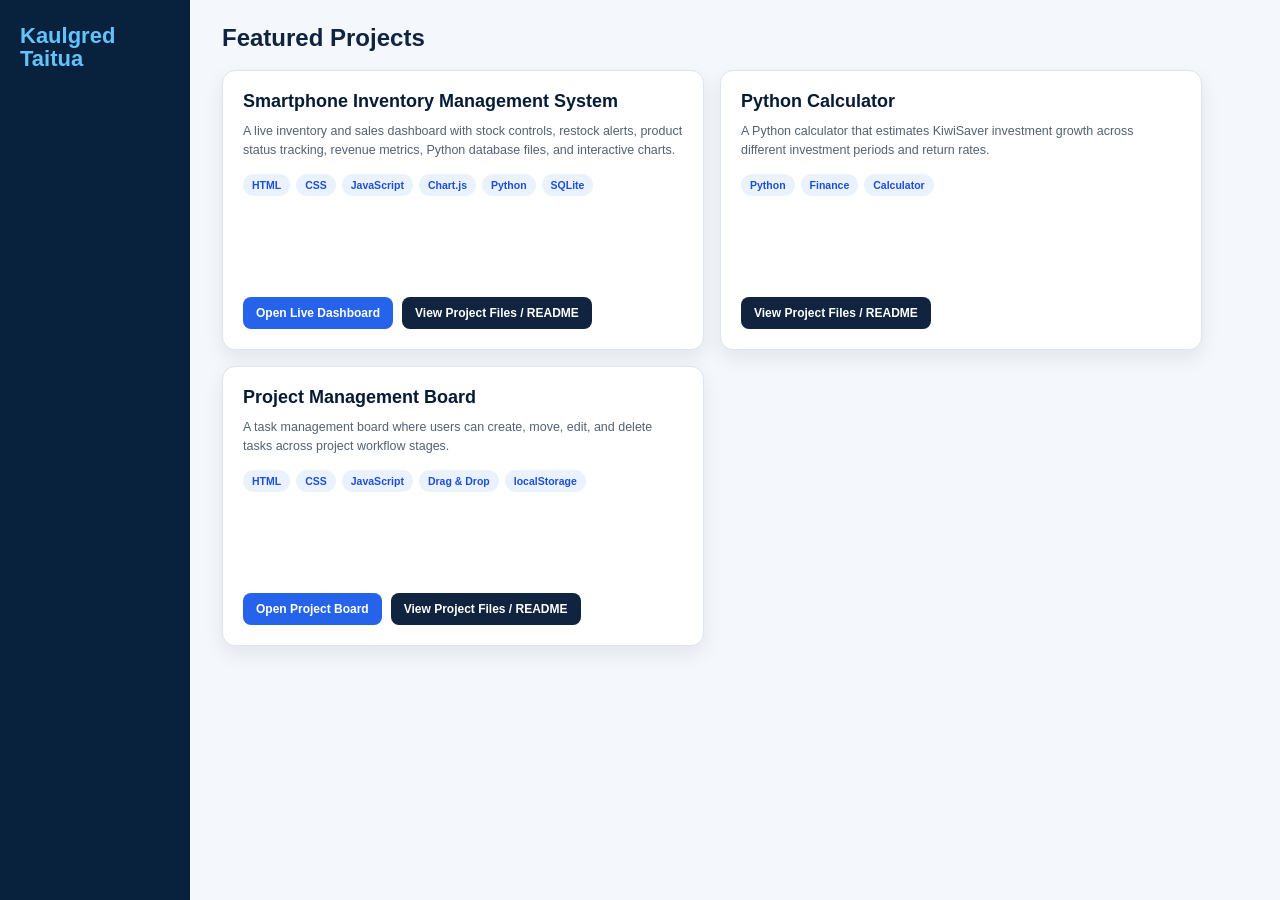
<file: index.html>
<!DOCTYPE html>
<html lang="en">
<head>
  <meta charset="UTF-8" />
  <meta name="viewport" content="width=device-width, initial-scale=1.0" />

  <title>Kaulgred Taitua Portfolio</title>

  <link rel="stylesheet" href="style.css" />
  <script src="script.js" defer></script>
</head>

<body>
  <div class="page">

    <aside class="sidebar">
    <h1>Kaulgred Taitua</h1>
</aside>

    <main class="main-content">
       
      <h2>Featured Projects</h2>
      <br>
      </section>

      <section class="projects-grid">

        <article class="project-card">
          <div class="project-content">
          
            <h3>Smartphone Inventory Management System</h3>

            <p>
              A live inventory and sales dashboard with stock controls,
              restock alerts, product status tracking, revenue metrics,
              Python database files, and interactive charts.
            </p>

            <div class="tags">
              <span>HTML</span>
              <span>CSS</span>
              <span>JavaScript</span>
              <span>Chart.js</span>
              <span>Python</span>
              <span>SQLite</span>
            </div>
          </div>

          <div class="button-row">
            <a href="smartphone-inventory-dashboard/" target="_blank" class="btn primary">
              Open Live Dashboard
            </a>

            <a href="https://github.com/K-Taitua/kaulgred-taitua-portfolio/tree/main/smartphone-inventory-dashboard" target="_blank" class="btn secondary">
              View Project Files / README
            </a>
          </div>
        </article>

        <article class="project-card">
          <div class="project-content">
          
            <h3>Python Calculator</h3>

            <p>
              A Python calculator that estimates KiwiSaver investment growth across different investment periods and return rates.
            </p>

            <div class="tags">
              <span>Python</span>
              <span>Finance</span>
              <span>Calculator</span>
            </div>
          </div>

          <div class="button-row">
            <a href="https://github.com/K-Taitua/kaulgred-taitua-portfolio/tree/main/kiwisaver-calculator" target="_blank" class="btn secondary">
              View Project Files / README
            </a>
          </div>
        </article>

        <article class="project-card">
          <div class="project-content">
          
            <h3>Project Management Board</h3>

            <p>
              A task management board where users can create,
              move, edit, and delete tasks across project workflow stages.
            </p>

            <div class="tags">
              <span>HTML</span>
              <span>CSS</span>
              <span>JavaScript</span>
              <span>Drag & Drop</span>
              <span>localStorage</span>
            </div>
          </div>

          <div class="button-row">
            <a href="project-management-board/" target="_blank" class="btn primary">
              Open Project Board
            </a>

            <a href="https://github.com/K-Taitua/kaulgred-taitua-portfolio/tree/main/project-management-board" target="_blank" class="btn secondary">
              View Project Files / README
            </a>
          </div>
        </article>

      </section>
    </main>

  </div>
</body>
</html>
</file>
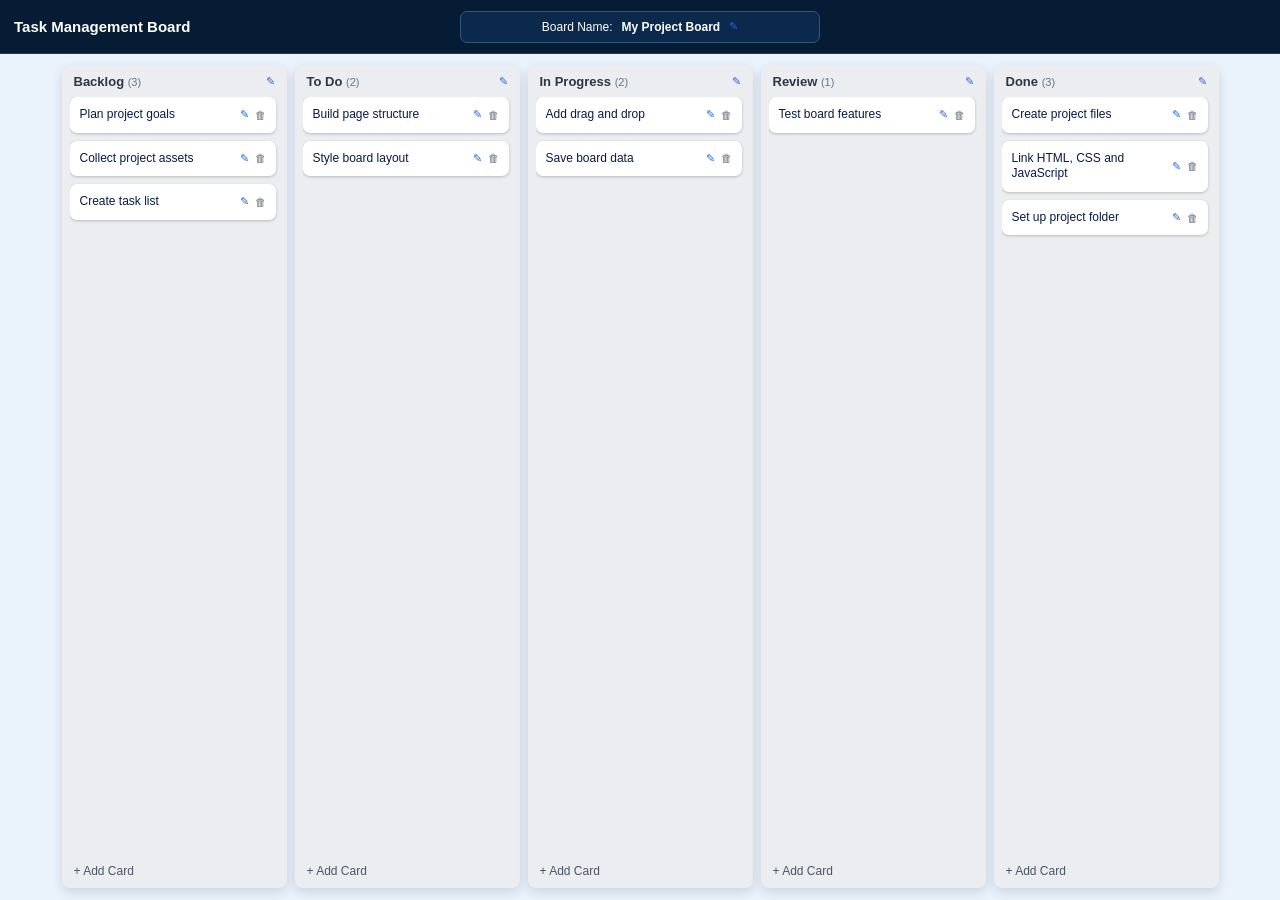
<file: project-management-board/index.html>
<!DOCTYPE html>
<html lang="en">
<head>
  <meta charset="UTF-8" />
  <meta name="viewport" content="width=device-width, initial-scale=1.0" />
  <title>Task Management Board</title>
  <link rel="stylesheet" href="css/style.css" />
  <script src="js/app.js" defer></script>
</head>

<body>
  <div class="app">
    <header class="top-panel">
      <h1>Task Management Board</h1>

      <div class="board-name-card">
        <span>Board Name:</span>
        <strong id="boardName">My Project Board</strong>
        <button id="editBoardName" class="edit-btn">✎</button>
      </div>

      <div></div>
    </header>

    <main id="board" class="board"></main>
  </div>
</body>
</html>
</file>
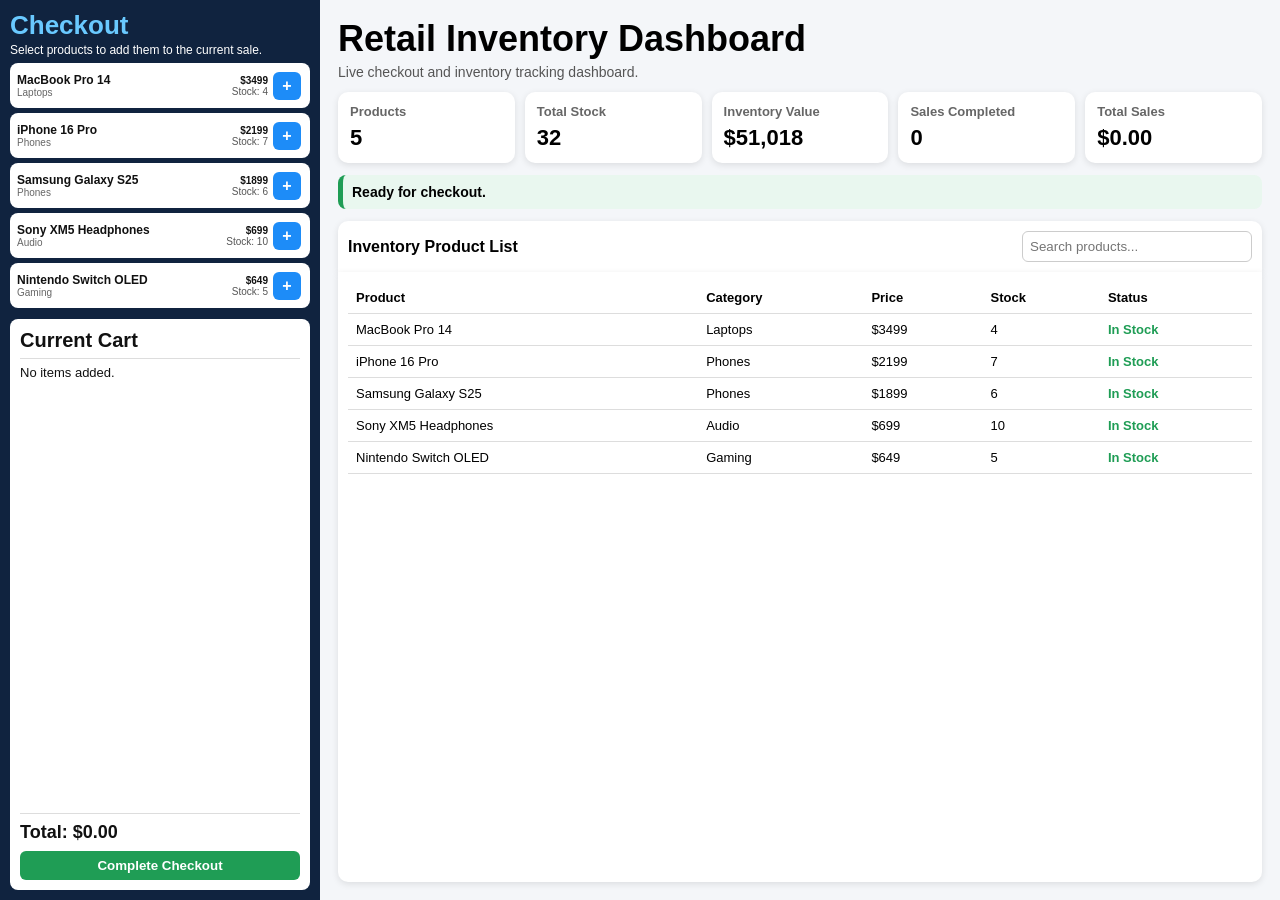
<file: retail-checkout-system/retail-dashboard.html>
<!DOCTYPE html>
<html lang="en">
<head>
<meta charset="UTF-8">
<title>Retail Inventory Dashboard</title>

<style>
*{box-sizing:border-box}

body{
    margin:0;
    font-family:Arial,sans-serif;
    background:#f4f6f9;
}

.container{
    display:flex;
    height:100vh;
    overflow:hidden;
}

/* LEFT CHECKOUT */

.checkout-panel{
    width:320px;
    height:100vh;
    background:#10233f;
    color:white;
    padding:10px;
    display:flex;
    flex-direction:column;
    overflow:hidden;
}

.checkout-panel h2{
    color:#69c9ff;
    margin:0 0 2px;
    font-size:26px;
}

.checkout-panel p{
    font-size:12px;
    margin:0 0 6px;
}

/* PRODUCT CARDS */

#productList{
    flex-shrink:0;
}

.product-row{
    background:white;
    color:#111;
    border-radius:8px;
    padding:4px 7px;
    margin-bottom:5px;
    height:45px;
    display:grid;
    grid-template-columns:1fr 58px 30px;
    gap:5px;
    align-items:center;
}

.product-name{
    font-weight:bold;
    font-size:12px;
    white-space:nowrap;
    overflow:hidden;
    text-overflow:ellipsis;
}

.product-category{
    color:#666;
    font-size:10px;
}

.product-info{
    text-align:right;
    font-size:10px;
    line-height:1.1;
}

.product-price{
    font-weight:bold;
}

.product-stock{
    color:#555;
}

.product-row button{
    width:28px;
    height:28px;
    padding:0;
    font-size:16px;
}

/* CURRENT CART */

.cart-box{
    background:white;
    color:#111;
    border-radius:8px;
    padding:10px;
    margin-top:6px;
    flex:1;
    min-height:0;
    display:flex;
    flex-direction:column;
    overflow:hidden;
}

.cart-box h3{
    margin:0 0 6px;
    font-size:20px;
}

#cartItems{
    flex:1;
    min-height:0;
    overflow-y:auto;
    padding-right:5px;
    border-top:1px solid #ddd;
    border-bottom:1px solid #ddd;
}

.cart-item{
    padding:5px 0;
    border-bottom:1px solid #eee;
}

.cart-product-name{
    font-weight:bold;
    font-size:13px;
    color:#111;
}

.cart-product-detail{
    font-size:12px;
    color:#111;
    margin-top:2px;
}

.cart-empty{
    font-size:13px;
    padding:6px 0;
}

.cart-total{
    margin:8px 0;
    font-size:18px;
    font-weight:bold;
    flex-shrink:0;
}

.checkout-button{
    width:100%;
    background:#1f9d55;
    flex-shrink:0;
}

/* RIGHT DASHBOARD */

.main{
    flex:1;
    padding:18px;
    overflow:hidden;
    display:flex;
    flex-direction:column;
}

.main h1{
    margin:0 0 4px;
    font-size:36px;
}

.note{
    color:#555;
    margin:0 0 12px;
    font-size:14px;
}

.cards{
    display:grid;
    grid-template-columns:repeat(5,1fr);
    gap:10px;
    margin-bottom:12px;
}

.card{
    background:white;
    padding:12px;
    border-radius:10px;
    box-shadow:0 2px 7px rgba(0,0,0,0.1);
}

.card h3{
    margin:0;
    color:#666;
    font-size:13px;
}

.card p{
    margin:6px 0 0;
    font-size:22px;
    font-weight:bold;
}

.message-box{
    background:#e9f7ef;
    border-left:5px solid #1f9d55;
    padding:9px;
    border-radius:8px;
    margin-bottom:12px;
    font-weight:bold;
    font-size:14px;
}

.inventory-section{
    flex:1;
    display:flex;
    flex-direction:column;
    min-height:0;
}

.toolbar{
    background:white;
    padding:10px;
    border-radius:10px 10px 0 0;
    display:flex;
    justify-content:space-between;
    align-items:center;
    box-shadow:0 2px 7px rgba(0,0,0,0.1);
}

.search-box{
    padding:7px;
    width:230px;
    border:1px solid #ccc;
    border-radius:6px;
}

.table-panel{
    background:white;
    padding:10px;
    border-radius:0 0 10px 10px;
    box-shadow:0 2px 7px rgba(0,0,0,0.1);
    flex:1;
    overflow:auto;
}

table{
    width:100%;
    border-collapse:collapse;
}

th,td{
    padding:8px;
    border-bottom:1px solid #ddd;
    text-align:left;
    font-size:13px;
}

.low{color:#d9534f;font-weight:bold}
.ok{color:#1f9d55;font-weight:bold}
.out{color:#777;font-weight:bold}

button{
    background:#1d8cf8;
    color:white;
    border:none;
    padding:7px 10px;
    border-radius:6px;
    cursor:pointer;
    font-weight:bold;
}
</style>
</head>

<body>

<div class="container">

    <div class="checkout-panel">
        <h2>Checkout</h2>
        <p>Select products to add them to the current sale.</p>

        <div id="productList"></div>

        <div class="cart-box">
            <h3>Current Cart</h3>
            <div id="cartItems">
                <div class="cart-empty">No items added.</div>
            </div>
            <div class="cart-total">Total: $<span id="cartTotal">0.00</span></div>
            <button class="checkout-button" onclick="completeCheckout()">Complete Checkout</button>
        </div>
    </div>

    <div class="main">
        <h1>Retail Inventory Dashboard</h1>
        <p class="note">Live checkout and inventory tracking dashboard.</p>

        <div class="cards">
            <div class="card"><h3>Products</h3><p id="totalProducts">0</p></div>
            <div class="card"><h3>Total Stock</h3><p id="totalStock">0</p></div>
            <div class="card"><h3>Inventory Value</h3><p>$<span id="inventoryValue">0</span></p></div>
            <div class="card"><h3>Sales Completed</h3><p id="salesCompleted">0</p></div>
            <div class="card"><h3>Total Sales</h3><p>$<span id="totalSales">0.00</span></p></div>
        </div>

        <div class="message-box" id="systemMessage">Ready for checkout.</div>

        <div class="inventory-section">
            <div class="toolbar">
                <strong>Inventory Product List</strong>
                <input type="text" class="search-box" placeholder="Search products..." onkeyup="searchProducts(this.value)">
            </div>

            <div class="table-panel">
                <table>
                    <thead>
                        <tr>
                            <th>Product</th>
                            <th>Category</th>
                            <th>Price</th>
                            <th>Stock</th>
                            <th>Status</th>
                        </tr>
                    </thead>
                    <tbody id="inventoryTable"></tbody>
                </table>
            </div>
        </div>
    </div>

</div>

<script>
let products = [
    {name:"MacBook Pro 14", category:"Laptops", price:3499, stock:4},
    {name:"iPhone 16 Pro", category:"Phones", price:2199, stock:7},
    {name:"Samsung Galaxy S25", category:"Phones", price:1899, stock:6},
    {name:"Sony XM5 Headphones", category:"Audio", price:699, stock:10},
    {name:"Nintendo Switch OLED", category:"Gaming", price:649, stock:5}
];

let cart = [];
let totalSales = 0;
let salesCompleted = 0;

function loadDashboard(){
    loadProducts();
    loadTable();
    updateCards();
    updateCart();
}

function showMessage(message){
    document.getElementById("systemMessage").textContent = message;
}

function loadProducts(){
    let area = document.getElementById("productList");
    area.innerHTML = "";

    products.forEach((product,index)=>{
        area.innerHTML += `
        <div class="product-row">
            <div>
                <div class="product-name">${product.name}</div>
                <div class="product-category">${product.category}</div>
            </div>
            <div class="product-info">
                <div class="product-price">$${product.price}</div>
                <div class="product-stock">Stock: ${product.stock}</div>
            </div>
            <button onclick="addToCart(${index})">+</button>
        </div>`;
    });
}

function loadTable(filteredProducts = products){
    let table = document.getElementById("inventoryTable");
    table.innerHTML = "";

    filteredProducts.forEach(product=>{
        let status = product.stock === 0
            ? "<span class='out'>Out of Stock</span>"
            : product.stock <= 2
            ? "<span class='low'>Low Stock</span>"
            : "<span class='ok'>In Stock</span>";

        table.innerHTML += `
        <tr>
            <td>${product.name}</td>
            <td>${product.category}</td>
            <td>$${product.price}</td>
            <td>${product.stock}</td>
            <td>${status}</td>
        </tr>`;
    });
}

function addToCart(index){
    if(products[index].stock <= 0){
        showMessage("This product is out of stock.");
        return;
    }

    products[index].stock--;

    let existing = cart.find(item => item.name === products[index].name);

    if(existing){
        existing.quantity++;
    }else{
        cart.push({
            name:products[index].name,
            price:products[index].price,
            quantity:1
        });
    }

    showMessage(products[index].name + " added to cart.");
    loadDashboard();
}

function updateCart(){
    let area = document.getElementById("cartItems");
    let total = 0;

    if(cart.length === 0){
        area.innerHTML = "<div class='cart-empty'>No items added.</div>";
    }else{
        area.innerHTML = "";

        cart.forEach(item=>{
            let lineTotal = item.price * item.quantity;
            total += lineTotal;

            area.innerHTML += `
            <div class="cart-item">
                <div class="cart-product-name">${item.name}</div>
                <div class="cart-product-detail">Qty: ${item.quantity} | $${lineTotal.toFixed(2)}</div>
            </div>`;
        });
    }

    document.getElementById("cartTotal").textContent = total.toFixed(2);
}

function updateCards(){
    let totalProducts = products.length;
    let totalStock = products.reduce((sum,p)=>sum+p.stock,0);
    let inventoryValue = products.reduce((sum,p)=>sum+(p.price*p.stock),0);

    document.getElementById("totalProducts").textContent = totalProducts;
    document.getElementById("totalStock").textContent = totalStock;
    document.getElementById("inventoryValue").textContent = inventoryValue.toLocaleString();
    document.getElementById("salesCompleted").textContent = salesCompleted;
    document.getElementById("totalSales").textContent = totalSales.toFixed(2);
}

function completeCheckout(){
    if(cart.length === 0){
        showMessage("No items in the cart.");
        return;
    }

    let saleTotal = cart.reduce((sum,item)=>sum + (item.price * item.quantity),0);

    totalSales += saleTotal;
    salesCompleted++;
    cart = [];

    showMessage("Checkout completed. Sales and inventory totals updated.");
    loadDashboard();
}

function searchProducts(value){
    let filtered = products.filter(product =>
        product.name.toLowerCase().includes(value.toLowerCase()) ||
        product.category.toLowerCase().includes(value.toLowerCase())
    );

    loadTable(filtered);
}

loadDashboard();
</script>

</body>
</html>
</file>
<file: style.css>
* {
  box-sizing: border-box;
  margin: 0;
  padding: 0;
}

html,
body {
  width: 100%;
  min-height: 100%;
}

body {
  font-family: Arial, Helvetica, sans-serif;
  background: #f4f7fb;
  color: #10233f;
  overflow-y: auto;
}

.page {
  min-height: 100vh;
  display: grid;
  grid-template-columns: 190px 1fr;
}

.sidebar {
  background: #08213d;
  color: white;
  padding: 24px 20px;
}

.sidebar h1 {
  color: #63c3ff;
  font-size: 22px;
  line-height: 1.05;
  margin-bottom: 24px;
}

.sidebar p {
  font-size: 12.5px;
  line-height: 1.45;
  margin-bottom: 20px;
  color: #ffffff;
}

.main-content {
  padding: 24px 32px;
}

.intro-section {
  margin-bottom: 18px;
}

.eyebrow {
  color: #2563eb;
  font-size: 10px;
  font-weight: 800;
  text-transform: uppercase;
  letter-spacing: 2px;
  margin-bottom: 6px;
}

.intro-section h2 {
  font-size: 27px;
  line-height: 1.05;
  color: #061b35;
  margin-bottom: 8px;
}

.intro-text {
  font-size: 13px;
  line-height: 1.4;
  color: #526173;
  max-width: 900px;
}

.projects-grid {
  display: grid;
  grid-template-columns: repeat(2, minmax(270px, 1fr));
  gap: 16px;
  max-width: 980px;
}

.project-card {
  background: white;
  border: 1px solid #dbe4f0;
  border-radius: 13px;
  padding: 20px;
  box-shadow: 0 8px 20px rgba(15, 35, 65, 0.08);
  min-height: 280px;

  display: flex;
  flex-direction: column;
  justify-content: space-between;
}

.project-type {
  color: #526173;
  font-size: 10px;
  font-weight: 800;
  text-transform: uppercase;
  letter-spacing: 1.5px;
  margin-bottom: 12px;
}

.project-card h3 {
  font-size: 18px;
  line-height: 1.18;
  color: #061b35;
  margin-bottom: 10px;
}

.project-card p {
  font-size: 12.5px;
  line-height: 1.5;
  color: #526173;
  margin-bottom: 14px;
}

.tags {
  display: flex;
  flex-wrap: wrap;
  gap: 6px;
  margin-bottom: 16px;
}

.tags span {
  background: #eaf2ff;
  color: #1d4ed8;
  padding: 5px 9px;
  border-radius: 999px;
  font-size: 10.5px;
  font-weight: 700;
}

.button-row {
  display: flex;
  flex-wrap: wrap;
  gap: 9px;
  margin-top: auto;
}

.btn {
  display: inline-block;
  text-decoration: none;
  border-radius: 8px;
  padding: 9px 13px;
  font-size: 12px;
  font-weight: 800;
  transition: 0.2s ease;
}

.btn.primary {
  background: #2563eb;
  color: white;
}

.btn.secondary {
  background: #10233f;
  color: white;
}

.btn:hover {
  opacity: 0.92;
  transform: translateY(-1px);
}

@media (max-width: 900px) {
  .page {
    grid-template-columns: 1fr;
  }

  .sidebar {
    padding: 22px;
  }

  .main-content {
    padding: 26px 20px;
  }

  .projects-grid {
    grid-template-columns: 1fr;
  }
}
</file>
<file: project-management-board/css/style.css>
* {
  margin: 0;
  padding: 0;
  box-sizing: border-box;
}

html,
body {
  width: 100%;
  height: 100%;
  overflow: hidden;
  font-family: Arial, sans-serif;
  color: #172033;
  background: #eaf2fb;
}

.app {
  height: 100vh;
  overflow: hidden;
}

.top-panel {
  height: 54px;
  background: #061b34;
  color: white;
  display: grid;
  grid-template-columns: 1fr auto 1fr;
  align-items: center;
  padding: 0 14px;
  border-bottom: 1px solid #1e3a5f;
}

.top-panel h1 {
  font-size: 15px;
  font-weight: 800;
  white-space: nowrap;
}

.board-name-card {
  height: 32px;
  min-width: 360px;
  background: #0b294b;
  border: 1px solid #31577f;
  border-radius: 7px;
  padding: 0 12px;
  display: flex;
  align-items: center;
  justify-content: center;
  gap: 9px;
}

.board-name-card span,
.board-name-card strong {
  font-size: 12px;
  color: white;
}

button {
  font-family: inherit;
  cursor: pointer;
}

.board {
  height: calc(100vh - 54px);
  padding: 12px;
  display: flex;
  justify-content: center;
  gap: 8px;
  overflow: hidden;
  background: #eaf2fb;
}

.column {
  width: 225px;
  height: 100%;
  background: #ebedf0;
  border-radius: 8px;
  padding: 8px;
  display: flex;
  flex-direction: column;
  box-shadow: 0 4px 12px rgba(7, 27, 69, 0.14);
}

.column-header {
  display: flex;
  align-items: center;
  justify-content: space-between;
  padding: 0 4px 8px;
}

.column-header h2 {
  font-size: 13px;
  color: #2f3542;
}

.count {
  color: #64748b;
  font-size: 11px;
  font-weight: 500;
}

.column-actions,
.card-actions {
  display: flex;
  gap: 6px;
  align-items: center;
}

.edit-btn,
.delete-btn {
  border: none;
  background: transparent;
  font-size: 11px;
}

.edit-btn {
  color: #2563eb;
}

.delete-btn {
  color: #6b7280;
}

.cards {
  flex: 1;
  min-height: 0;
  overflow-y: auto;
  padding-right: 3px;
}

.cards::-webkit-scrollbar {
  width: 5px;
}

.cards::-webkit-scrollbar-thumb {
  background: #c4c9d1;
  border-radius: 999px;
}

.card {
  background: white;
  border-radius: 7px;
  padding: 10px;
  margin-bottom: 8px;
  box-shadow: 0 1px 3px rgba(0,0,0,.22);
  cursor: grab;
}

.card-top {
  display: flex;
  justify-content: space-between;
  gap: 8px;
}

.card p {
  font-size: 12px;
  line-height: 1.3;
  color: #071b45;
}

.add-card {
  border: none;
  background: transparent;
  text-align: left;
  padding: 8px 4px 2px;
  font-size: 12px;
  color: #4b5563;
}

.card.dragging {
  opacity: 0.5;
}
</file>
